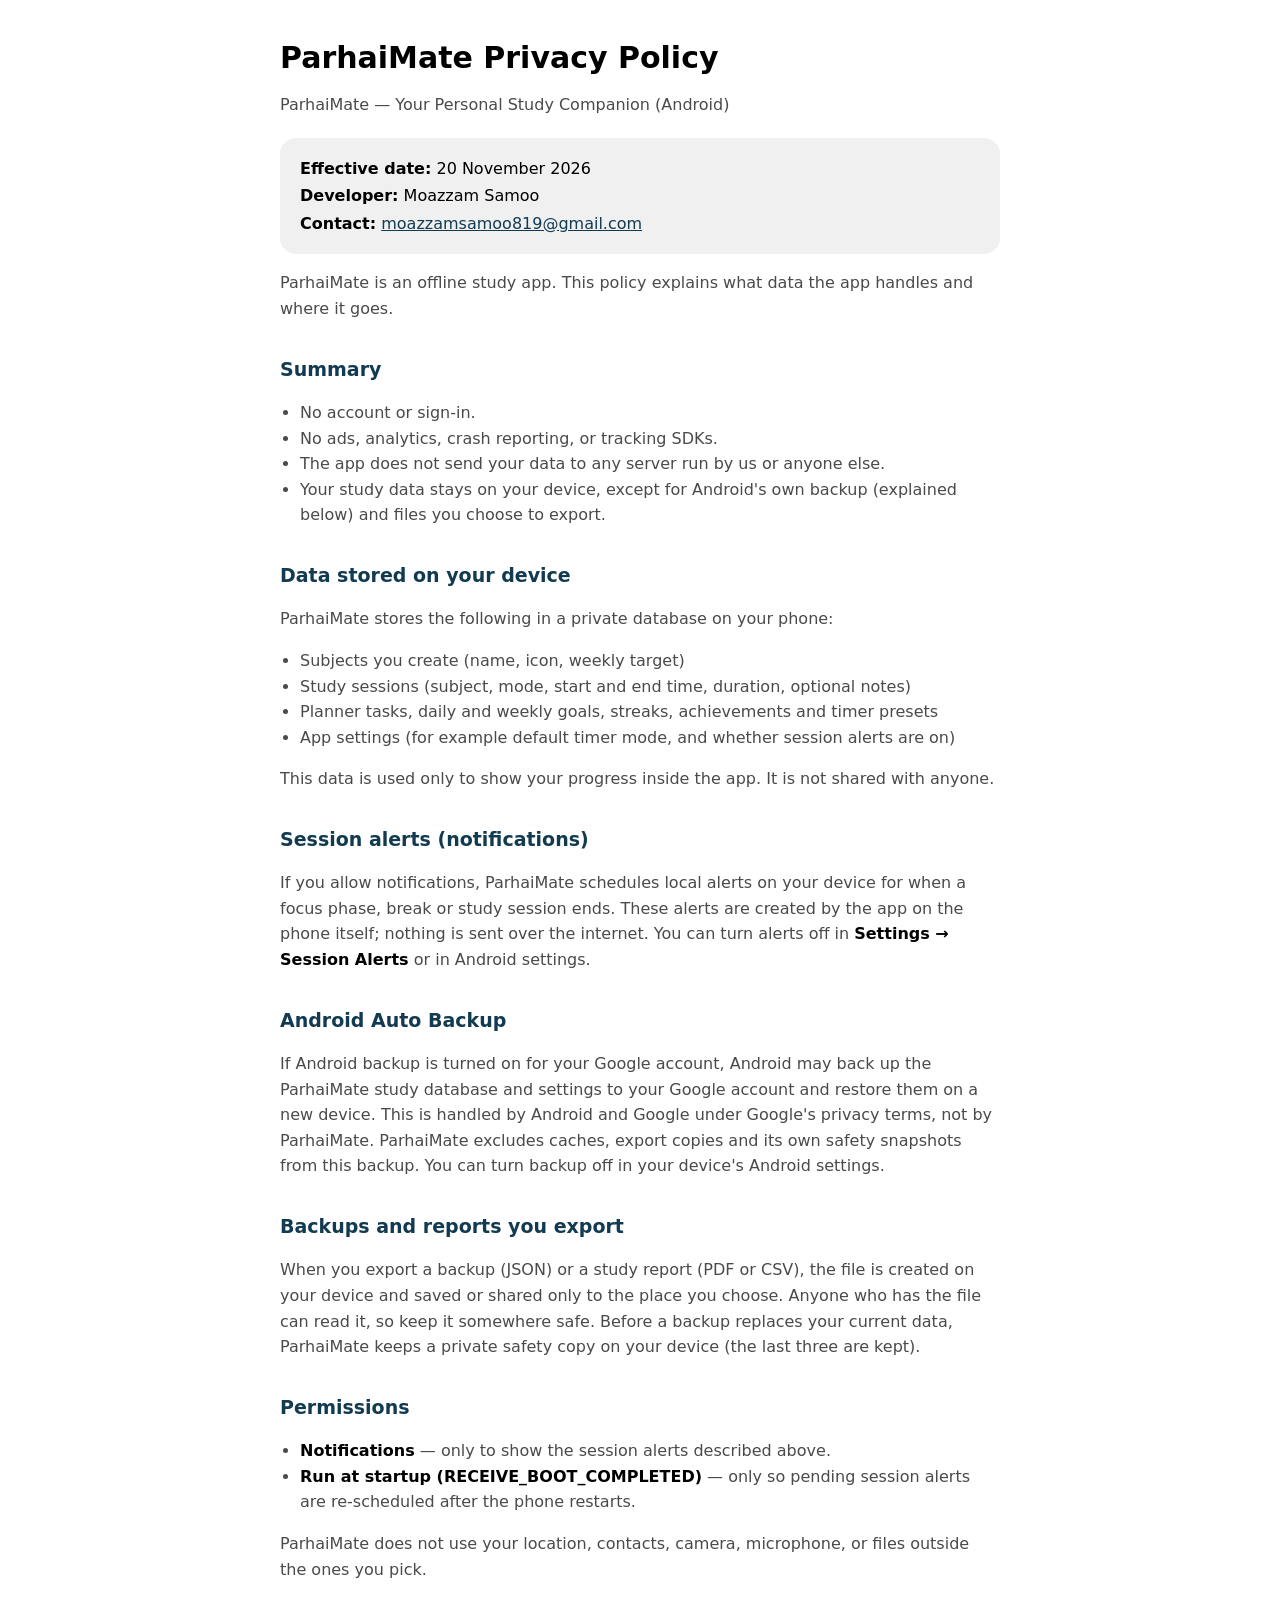
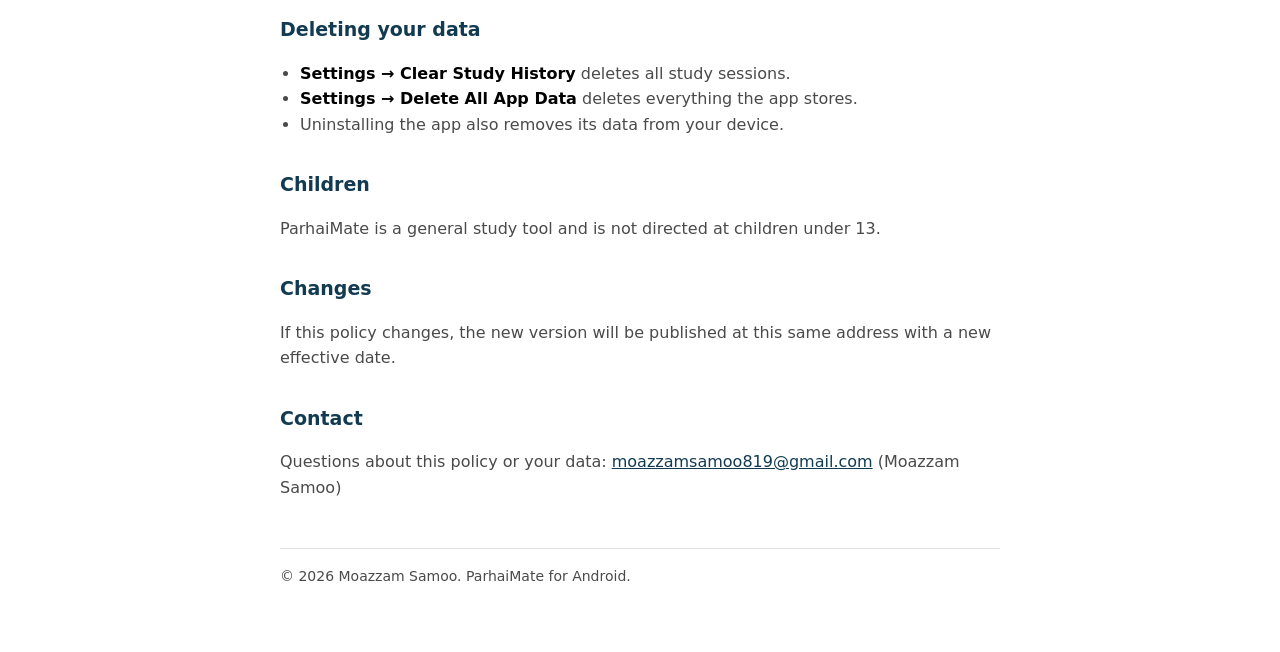
<file: docs/index.html>
<!doctype html>
<html lang="en">
<head>
  <meta charset="utf-8">
  <meta name="viewport" content="width=device-width, initial-scale=1">
  <title>ParhaiMate Privacy Policy</title>
  <meta name="description" content="Privacy policy for the ParhaiMate study companion app for Android.">
  <style>
    :root { --text: #000000; --muted: #4a4a4a; --navy: #123B52; --card: #F0F0F0; --bg: #FFFFFF; --line: #E4E4E4; }
    * { box-sizing: border-box; }
    body { margin: 0; background: var(--bg); color: var(--text);
      font: 16px/1.6 Inter, system-ui, -apple-system, "Segoe UI", Roboto, sans-serif; }
    main { max-width: 760px; margin: 0 auto; padding: 40px 20px 64px; }
    h1 { font-size: 30px; line-height: 1.2; margin: 0 0 8px; }
    h2 { font-size: 19px; margin: 32px 0 8px; color: var(--navy); }
    p, li { color: var(--muted); }
    ul { padding-left: 20px; }
    .meta { background: var(--card); border-radius: 16px; padding: 16px 20px; margin: 20px 0 8px; }
    .meta p { margin: 2px 0; color: var(--text); }
    a { color: var(--navy); }
    strong { color: var(--text); }
    footer { margin-top: 48px; padding-top: 16px; border-top: 1px solid var(--line); font-size: 14px; color: var(--muted); }
  </style>
</head>
<body>
<main>
  <h1>ParhaiMate Privacy Policy</h1>
  <p>ParhaiMate &mdash; Your Personal Study Companion (Android)</p>

  <div class="meta">
    <p><strong>Effective date:</strong> 20 November 2026</p>
    <p><strong>Developer:</strong> Moazzam Samoo</p>
    <p><strong>Contact:</strong> <a href="mailto:moazzamsamoo819@gmail.com">moazzamsamoo819@gmail.com</a></p>
  </div>

  <p>ParhaiMate is an offline study app. This policy explains what data the app handles and where it goes.</p>

  <h2>Summary</h2>
  <ul>
    <li>No account or sign-in.</li>
    <li>No ads, analytics, crash reporting, or tracking SDKs.</li>
    <li>The app does not send your data to any server run by us or anyone else.</li>
    <li>Your study data stays on your device, except for Android's own backup (explained below) and files you choose to export.</li>
  </ul>

  <h2>Data stored on your device</h2>
  <p>ParhaiMate stores the following in a private database on your phone:</p>
  <ul>
    <li>Subjects you create (name, icon, weekly target)</li>
    <li>Study sessions (subject, mode, start and end time, duration, optional notes)</li>
    <li>Planner tasks, daily and weekly goals, streaks, achievements and timer presets</li>
    <li>App settings (for example default timer mode, and whether session alerts are on)</li>
  </ul>
  <p>This data is used only to show your progress inside the app. It is not shared with anyone.</p>

  <h2>Session alerts (notifications)</h2>
  <p>If you allow notifications, ParhaiMate schedules local alerts on your device for when a focus phase, break or study session ends. These alerts are created by the app on the phone itself; nothing is sent over the internet. You can turn alerts off in <strong>Settings &rarr; Session Alerts</strong> or in Android settings.</p>

  <h2>Android Auto Backup</h2>
  <p>If Android backup is turned on for your Google account, Android may back up the ParhaiMate study database and settings to your Google account and restore them on a new device. This is handled by Android and Google under Google's privacy terms, not by ParhaiMate. ParhaiMate excludes caches, export copies and its own safety snapshots from this backup. You can turn backup off in your device's Android settings.</p>

  <h2>Backups and reports you export</h2>
  <p>When you export a backup (JSON) or a study report (PDF or CSV), the file is created on your device and saved or shared only to the place you choose. Anyone who has the file can read it, so keep it somewhere safe. Before a backup replaces your current data, ParhaiMate keeps a private safety copy on your device (the last three are kept).</p>

  <h2>Permissions</h2>
  <ul>
    <li><strong>Notifications</strong> &mdash; only to show the session alerts described above.</li>
    <li><strong>Run at startup (RECEIVE_BOOT_COMPLETED)</strong> &mdash; only so pending session alerts are re-scheduled after the phone restarts.</li>
  </ul>
  <p>ParhaiMate does not use your location, contacts, camera, microphone, or files outside the ones you pick.</p>

  <h2>Deleting your data</h2>
  <ul>
    <li><strong>Settings &rarr; Clear Study History</strong> deletes all study sessions.</li>
    <li><strong>Settings &rarr; Delete All App Data</strong> deletes everything the app stores.</li>
    <li>Uninstalling the app also removes its data from your device.</li>
  </ul>

  <h2>Children</h2>
  <p>ParhaiMate is a general study tool and is not directed at children under 13.</p>

  <h2>Changes</h2>
  <p>If this policy changes, the new version will be published at this same address with a new effective date.</p>

  <h2>Contact</h2>
  <p>Questions about this policy or your data: <a href="mailto:moazzamsamoo819@gmail.com">moazzamsamoo819@gmail.com</a> (Moazzam Samoo)</p>

  <footer>&copy; 2026 Moazzam Samoo. ParhaiMate for Android.</footer>
</main>
</body>
</html>
</file>
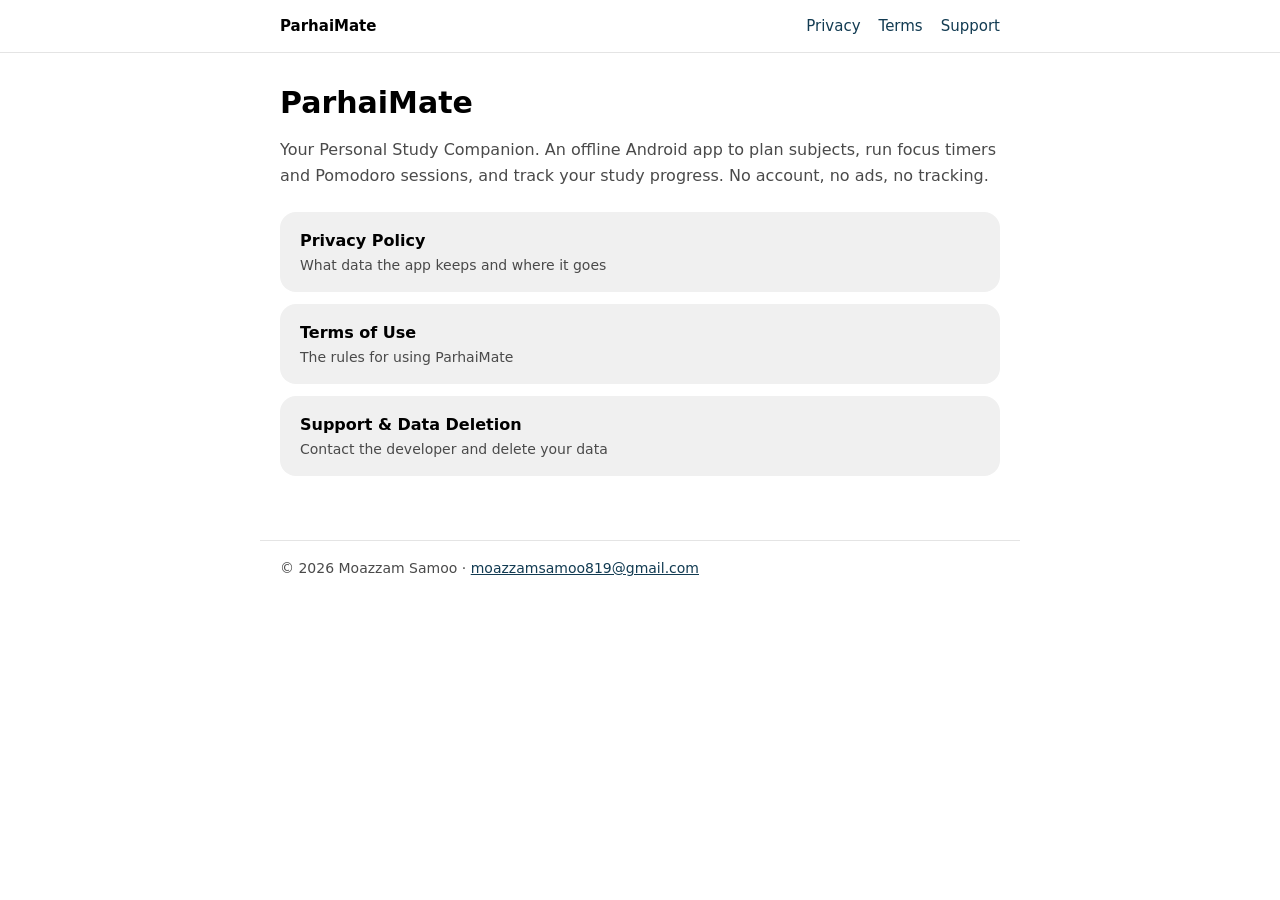
<file: legal-site/index.html>
<!doctype html>
<html lang="en">
<head>
  <meta charset="utf-8">
  <meta name="viewport" content="width=device-width, initial-scale=1">
  <title>ParhaiMate</title>
  <meta name="description" content="ParhaiMate, your personal study companion for Android. Privacy policy, terms and support.">
  <link rel="stylesheet" href="style.css">
</head>
<body>
<header class="site">
  <nav>
    <a class="brand" href="index.html">ParhaiMate</a>
    <a href="privacy-policy.html">Privacy</a>
    <a href="terms.html">Terms</a>
    <a href="support.html">Support</a>
  </nav>
</header>
<main>
  <h1>ParhaiMate</h1>
  <p>Your Personal Study Companion. An offline Android app to plan subjects, run focus timers and Pomodoro sessions, and track your study progress. No account, no ads, no tracking.</p>

  <div class="cards">
    <a href="privacy-policy.html"><strong>Privacy Policy</strong><span>What data the app keeps and where it goes</span></a>
    <a href="terms.html"><strong>Terms of Use</strong><span>The rules for using ParhaiMate</span></a>
    <a href="support.html"><strong>Support &amp; Data Deletion</strong><span>Contact the developer and delete your data</span></a>
  </div>
</main>
<footer>&copy; 2026 Moazzam Samoo &middot; <a href="mailto:moazzamsamoo819@gmail.com">moazzamsamoo819@gmail.com</a></footer>
</body>
</html>
</file>
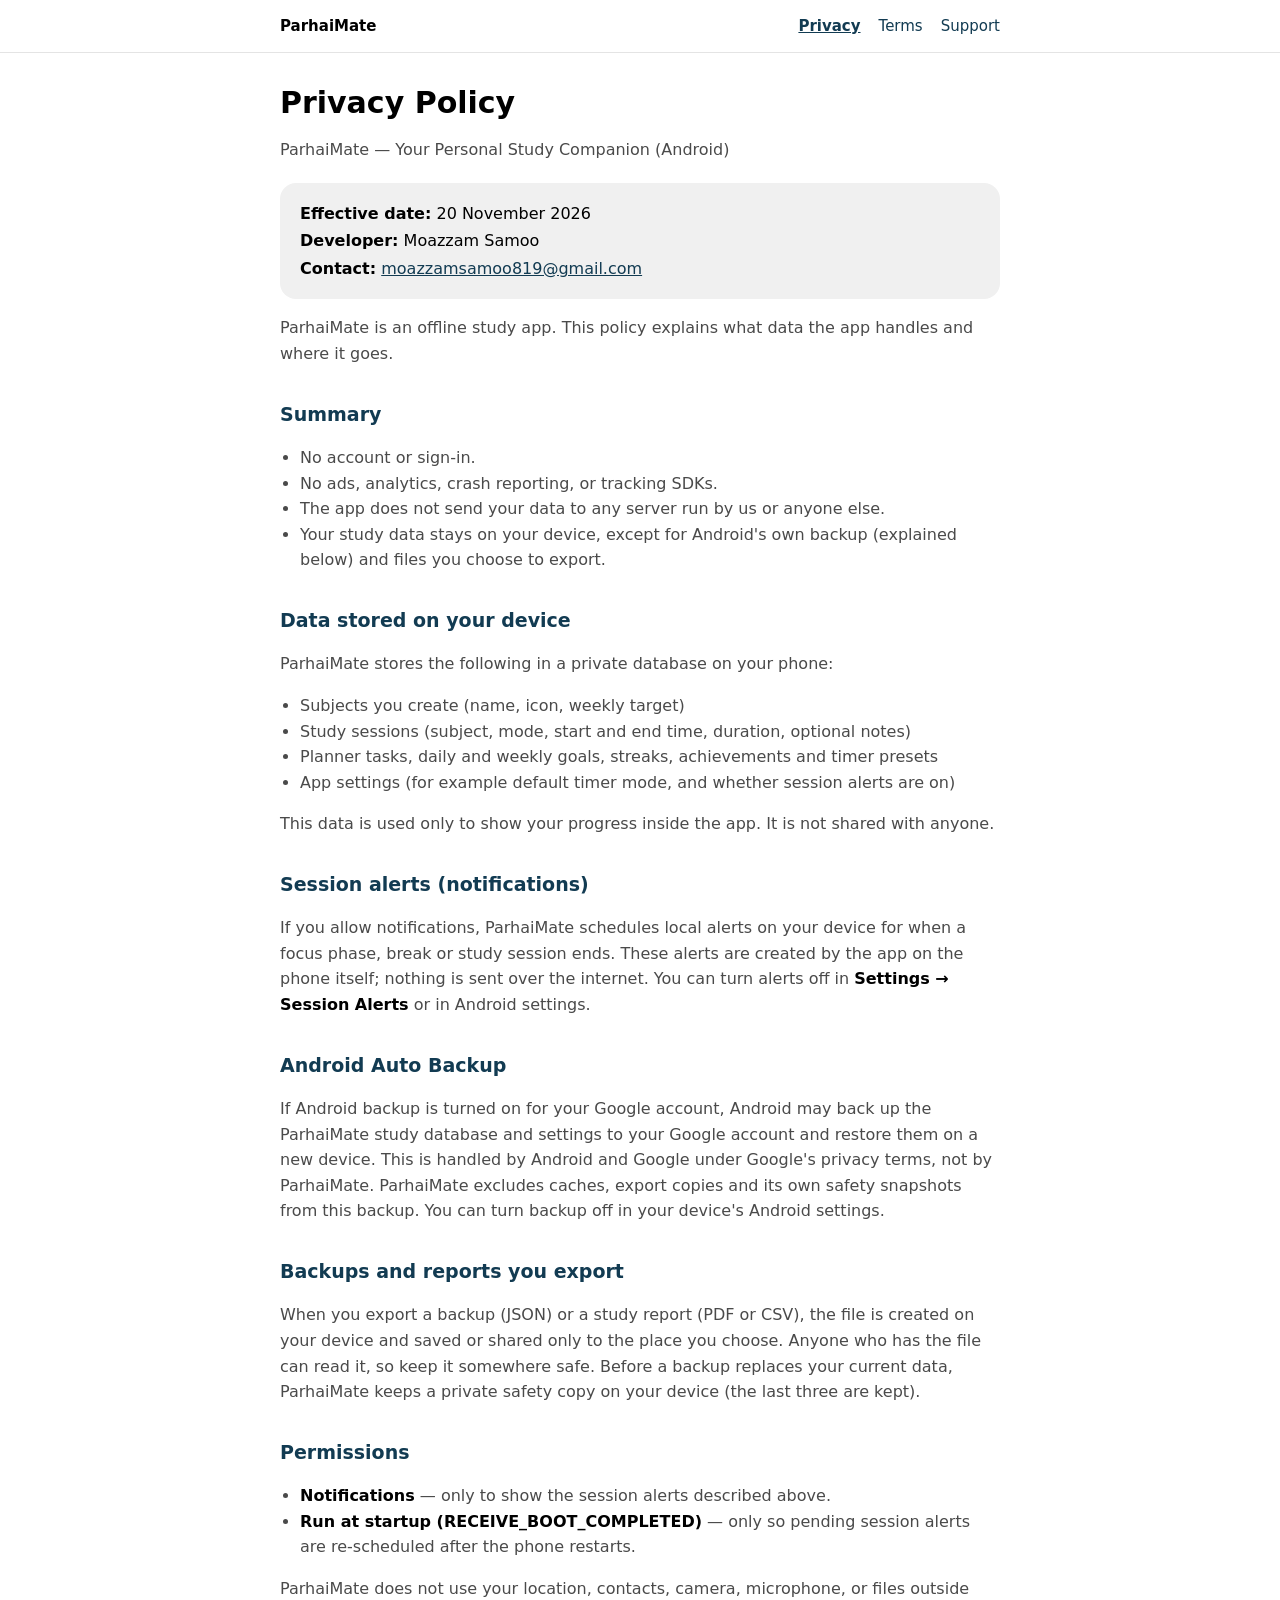
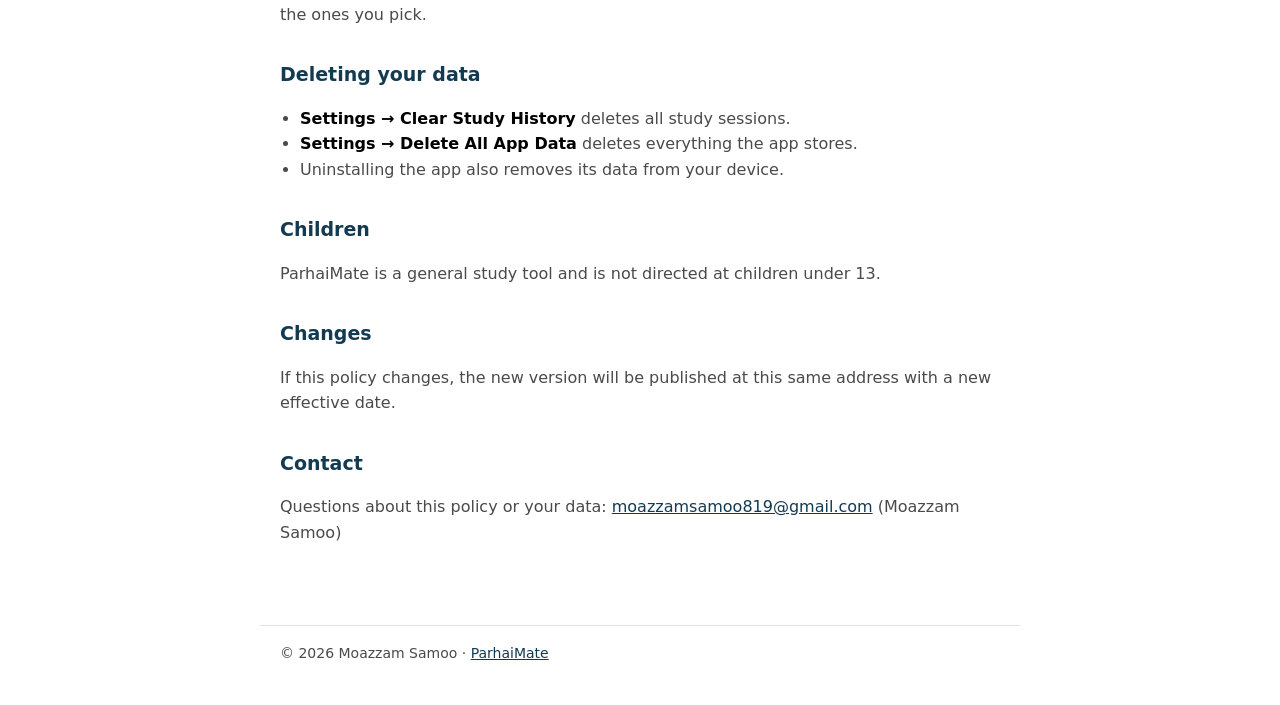
<file: legal-site/privacy-policy.html>
<!doctype html>
<html lang="en">
<head>
  <meta charset="utf-8">
  <meta name="viewport" content="width=device-width, initial-scale=1">
  <title>ParhaiMate Privacy Policy</title>
  <meta name="description" content="Privacy policy for the ParhaiMate study companion app for Android.">
  <link rel="stylesheet" href="style.css">
</head>
<body>
<header class="site">
  <nav>
    <a class="brand" href="index.html">ParhaiMate</a>
    <a href="privacy-policy.html" aria-current="page">Privacy</a>
    <a href="terms.html">Terms</a>
    <a href="support.html">Support</a>
  </nav>
</header>
<main>
  <h1>Privacy Policy</h1>
  <p>ParhaiMate &mdash; Your Personal Study Companion (Android)</p>

  <div class="meta">
    <p><strong>Effective date:</strong> 20 November 2026</p>
    <p><strong>Developer:</strong> Moazzam Samoo</p>
    <p><strong>Contact:</strong> <a href="mailto:moazzamsamoo819@gmail.com">moazzamsamoo819@gmail.com</a></p>
  </div>

  <p>ParhaiMate is an offline study app. This policy explains what data the app handles and where it goes.</p>

  <h2>Summary</h2>
  <ul>
    <li>No account or sign-in.</li>
    <li>No ads, analytics, crash reporting, or tracking SDKs.</li>
    <li>The app does not send your data to any server run by us or anyone else.</li>
    <li>Your study data stays on your device, except for Android's own backup (explained below) and files you choose to export.</li>
  </ul>

  <h2>Data stored on your device</h2>
  <p>ParhaiMate stores the following in a private database on your phone:</p>
  <ul>
    <li>Subjects you create (name, icon, weekly target)</li>
    <li>Study sessions (subject, mode, start and end time, duration, optional notes)</li>
    <li>Planner tasks, daily and weekly goals, streaks, achievements and timer presets</li>
    <li>App settings (for example default timer mode, and whether session alerts are on)</li>
  </ul>
  <p>This data is used only to show your progress inside the app. It is not shared with anyone.</p>

  <h2>Session alerts (notifications)</h2>
  <p>If you allow notifications, ParhaiMate schedules local alerts on your device for when a focus phase, break or study session ends. These alerts are created by the app on the phone itself; nothing is sent over the internet. You can turn alerts off in <strong>Settings &rarr; Session Alerts</strong> or in Android settings.</p>

  <h2>Android Auto Backup</h2>
  <p>If Android backup is turned on for your Google account, Android may back up the ParhaiMate study database and settings to your Google account and restore them on a new device. This is handled by Android and Google under Google's privacy terms, not by ParhaiMate. ParhaiMate excludes caches, export copies and its own safety snapshots from this backup. You can turn backup off in your device's Android settings.</p>

  <h2>Backups and reports you export</h2>
  <p>When you export a backup (JSON) or a study report (PDF or CSV), the file is created on your device and saved or shared only to the place you choose. Anyone who has the file can read it, so keep it somewhere safe. Before a backup replaces your current data, ParhaiMate keeps a private safety copy on your device (the last three are kept).</p>

  <h2>Permissions</h2>
  <ul>
    <li><strong>Notifications</strong> &mdash; only to show the session alerts described above.</li>
    <li><strong>Run at startup (RECEIVE_BOOT_COMPLETED)</strong> &mdash; only so pending session alerts are re-scheduled after the phone restarts.</li>
  </ul>
  <p>ParhaiMate does not use your location, contacts, camera, microphone, or files outside the ones you pick.</p>

  <h2>Deleting your data</h2>
  <ul>
    <li><strong>Settings &rarr; Clear Study History</strong> deletes all study sessions.</li>
    <li><strong>Settings &rarr; Delete All App Data</strong> deletes everything the app stores.</li>
    <li>Uninstalling the app also removes its data from your device.</li>
  </ul>

  <h2>Children</h2>
  <p>ParhaiMate is a general study tool and is not directed at children under 13.</p>

  <h2>Changes</h2>
  <p>If this policy changes, the new version will be published at this same address with a new effective date.</p>

  <h2>Contact</h2>
  <p>Questions about this policy or your data: <a href="mailto:moazzamsamoo819@gmail.com">moazzamsamoo819@gmail.com</a> (Moazzam Samoo)</p>
</main>
<footer>&copy; 2026 Moazzam Samoo &middot; <a href="index.html">ParhaiMate</a></footer>
</body>
</html>
</file>
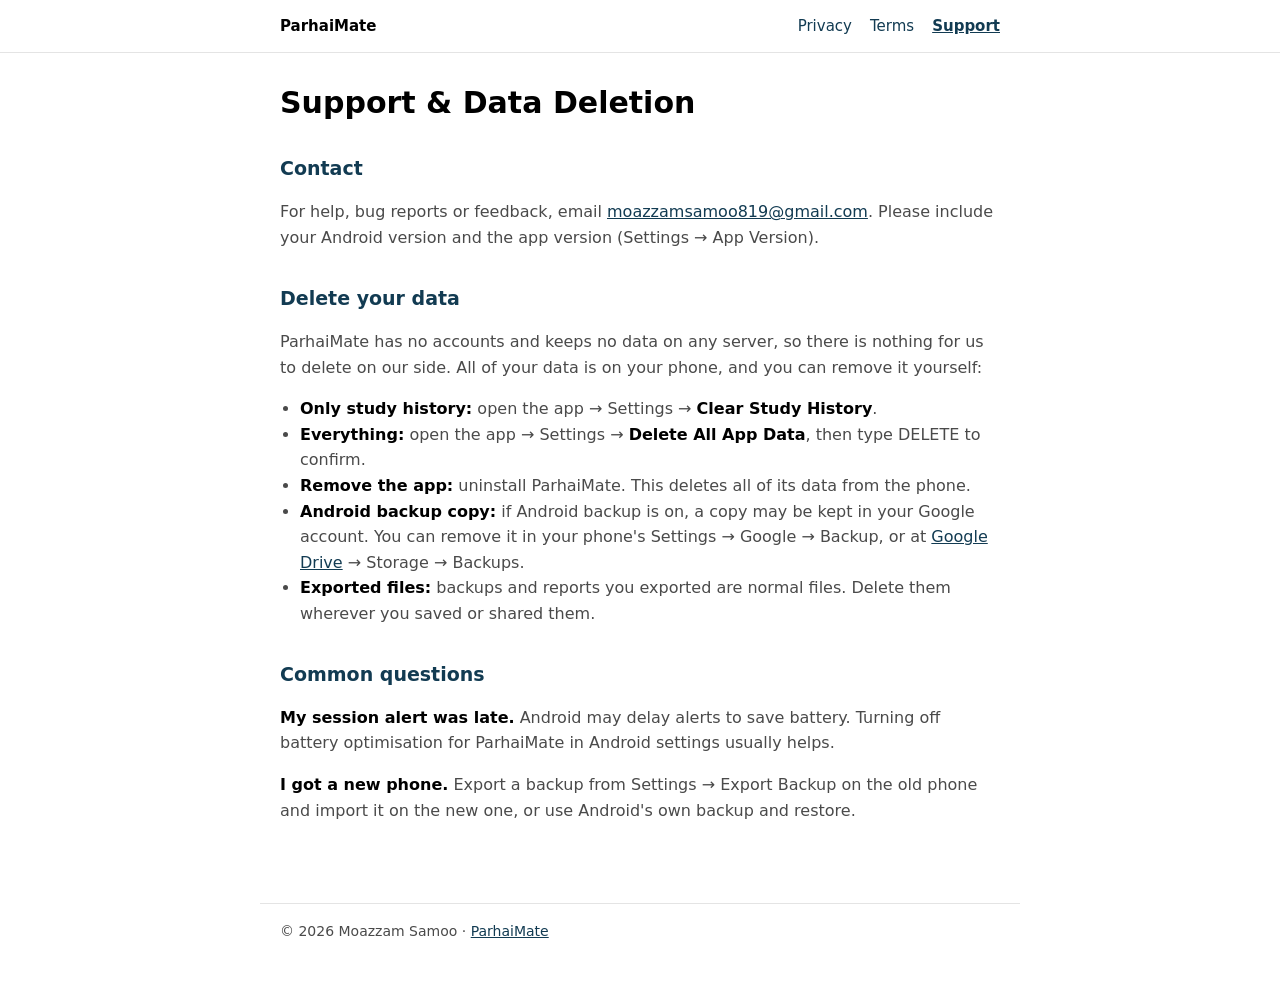
<file: legal-site/support.html>
<!doctype html>
<html lang="en">
<head>
  <meta charset="utf-8">
  <meta name="viewport" content="width=device-width, initial-scale=1">
  <title>ParhaiMate Support</title>
  <meta name="description" content="Support, contact and data deletion instructions for ParhaiMate.">
  <link rel="stylesheet" href="style.css">
</head>
<body>
<header class="site">
  <nav>
    <a class="brand" href="index.html">ParhaiMate</a>
    <a href="privacy-policy.html">Privacy</a>
    <a href="terms.html">Terms</a>
    <a href="support.html" aria-current="page">Support</a>
  </nav>
</header>
<main>
  <h1>Support &amp; Data Deletion</h1>

  <h2>Contact</h2>
  <p>For help, bug reports or feedback, email <a href="mailto:moazzamsamoo819@gmail.com">moazzamsamoo819@gmail.com</a>. Please include your Android version and the app version (Settings &rarr; App Version).</p>

  <h2>Delete your data</h2>
  <p>ParhaiMate has no accounts and keeps no data on any server, so there is nothing for us to delete on our side. All of your data is on your phone, and you can remove it yourself:</p>
  <ul>
    <li><strong>Only study history:</strong> open the app &rarr; Settings &rarr; <strong>Clear Study History</strong>.</li>
    <li><strong>Everything:</strong> open the app &rarr; Settings &rarr; <strong>Delete All App Data</strong>, then type DELETE to confirm.</li>
    <li><strong>Remove the app:</strong> uninstall ParhaiMate. This deletes all of its data from the phone.</li>
    <li><strong>Android backup copy:</strong> if Android backup is on, a copy may be kept in your Google account. You can remove it in your phone's Settings &rarr; Google &rarr; Backup, or at <a href="https://drive.google.com">Google Drive</a> &rarr; Storage &rarr; Backups.</li>
    <li><strong>Exported files:</strong> backups and reports you exported are normal files. Delete them wherever you saved or shared them.</li>
  </ul>

  <h2>Common questions</h2>
  <p><strong>My session alert was late.</strong> Android may delay alerts to save battery. Turning off battery optimisation for ParhaiMate in Android settings usually helps.</p>
  <p><strong>I got a new phone.</strong> Export a backup from Settings &rarr; Export Backup on the old phone and import it on the new one, or use Android's own backup and restore.</p>
</main>
<footer>&copy; 2026 Moazzam Samoo &middot; <a href="index.html">ParhaiMate</a></footer>
</body>
</html>
</file>
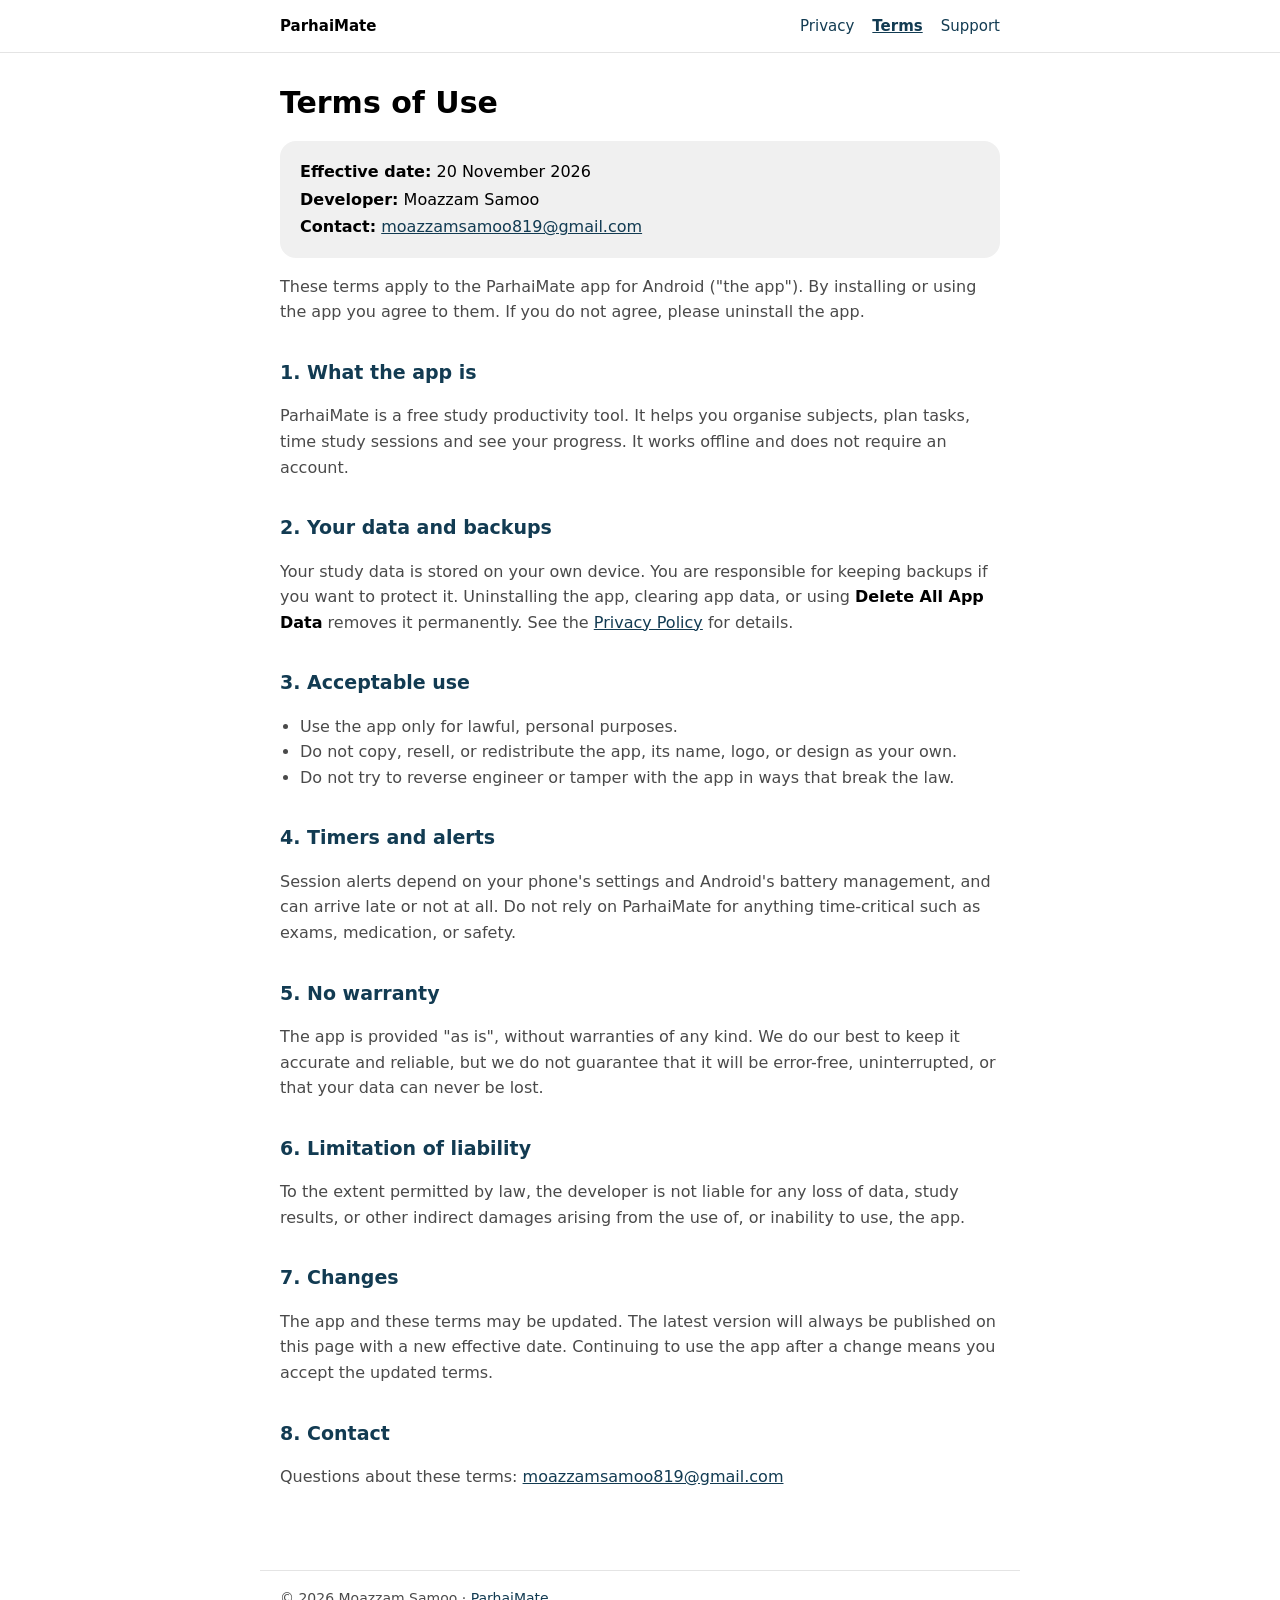
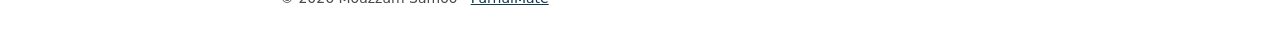
<file: legal-site/terms.html>
<!doctype html>
<html lang="en">
<head>
  <meta charset="utf-8">
  <meta name="viewport" content="width=device-width, initial-scale=1">
  <title>ParhaiMate Terms of Use</title>
  <meta name="description" content="Terms of use for the ParhaiMate study companion app for Android.">
  <link rel="stylesheet" href="style.css">
</head>
<body>
<header class="site">
  <nav>
    <a class="brand" href="index.html">ParhaiMate</a>
    <a href="privacy-policy.html">Privacy</a>
    <a href="terms.html" aria-current="page">Terms</a>
    <a href="support.html">Support</a>
  </nav>
</header>
<main>
  <h1>Terms of Use</h1>
  <div class="meta">
    <p><strong>Effective date:</strong> 20 November 2026</p>
    <p><strong>Developer:</strong> Moazzam Samoo</p>
    <p><strong>Contact:</strong> <a href="mailto:moazzamsamoo819@gmail.com">moazzamsamoo819@gmail.com</a></p>
  </div>

  <p>These terms apply to the ParhaiMate app for Android ("the app"). By installing or using the app you agree to them. If you do not agree, please uninstall the app.</p>

  <h2>1. What the app is</h2>
  <p>ParhaiMate is a free study productivity tool. It helps you organise subjects, plan tasks, time study sessions and see your progress. It works offline and does not require an account.</p>

  <h2>2. Your data and backups</h2>
  <p>Your study data is stored on your own device. You are responsible for keeping backups if you want to protect it. Uninstalling the app, clearing app data, or using <strong>Delete All App Data</strong> removes it permanently. See the <a href="privacy-policy.html">Privacy Policy</a> for details.</p>

  <h2>3. Acceptable use</h2>
  <ul>
    <li>Use the app only for lawful, personal purposes.</li>
    <li>Do not copy, resell, or redistribute the app, its name, logo, or design as your own.</li>
    <li>Do not try to reverse engineer or tamper with the app in ways that break the law.</li>
  </ul>

  <h2>4. Timers and alerts</h2>
  <p>Session alerts depend on your phone's settings and Android's battery management, and can arrive late or not at all. Do not rely on ParhaiMate for anything time-critical such as exams, medication, or safety.</p>

  <h2>5. No warranty</h2>
  <p>The app is provided "as is", without warranties of any kind. We do our best to keep it accurate and reliable, but we do not guarantee that it will be error-free, uninterrupted, or that your data can never be lost.</p>

  <h2>6. Limitation of liability</h2>
  <p>To the extent permitted by law, the developer is not liable for any loss of data, study results, or other indirect damages arising from the use of, or inability to use, the app.</p>

  <h2>7. Changes</h2>
  <p>The app and these terms may be updated. The latest version will always be published on this page with a new effective date. Continuing to use the app after a change means you accept the updated terms.</p>

  <h2>8. Contact</h2>
  <p>Questions about these terms: <a href="mailto:moazzamsamoo819@gmail.com">moazzamsamoo819@gmail.com</a></p>
</main>
<footer>&copy; 2026 Moazzam Samoo &middot; <a href="index.html">ParhaiMate</a></footer>
</body>
</html>
</file>
<file: legal-site/style.css>
:root {
  --text: #000000;
  --muted: #4a4a4a;
  --navy: #123B52;
  --card: #F0F0F0;
  --bg: #FFFFFF;
  --line: #E4E4E4;
}
* { box-sizing: border-box; }
body {
  margin: 0;
  background: var(--bg);
  color: var(--text);
  font: 16px/1.6 Inter, system-ui, -apple-system, "Segoe UI", Roboto, sans-serif;
}
header.site {
  border-bottom: 1px solid var(--line);
}
header.site nav {
  max-width: 760px;
  margin: 0 auto;
  padding: 14px 20px;
  display: flex;
  flex-wrap: wrap;
  gap: 6px 18px;
  align-items: center;
}
header.site .brand { font-weight: 700; color: var(--text); text-decoration: none; margin-right: auto; }
header.site a { color: var(--navy); text-decoration: none; font-size: 15px; }
header.site a[aria-current="page"] { font-weight: 600; text-decoration: underline; }
main { max-width: 760px; margin: 0 auto; padding: 32px 20px 64px; }
h1 { font-size: 30px; line-height: 1.2; margin: 0 0 8px; }
h2 { font-size: 19px; margin: 32px 0 8px; color: var(--navy); }
p, li { color: var(--muted); }
ul { padding-left: 20px; }
strong { color: var(--text); }
a { color: var(--navy); }
.meta { background: var(--card); border-radius: 16px; padding: 16px 20px; margin: 20px 0 8px; }
.meta p { margin: 2px 0; color: var(--text); }
.cards { display: grid; gap: 12px; margin-top: 24px; }
.cards a {
  display: block;
  background: var(--card);
  border-radius: 16px;
  padding: 16px 20px;
  text-decoration: none;
  color: var(--text);
}
.cards a span { display: block; color: var(--muted); font-size: 14px; }
footer { max-width: 760px; margin: 0 auto; padding: 16px 20px 40px; border-top: 1px solid var(--line); font-size: 14px; color: var(--muted); }
</file>
